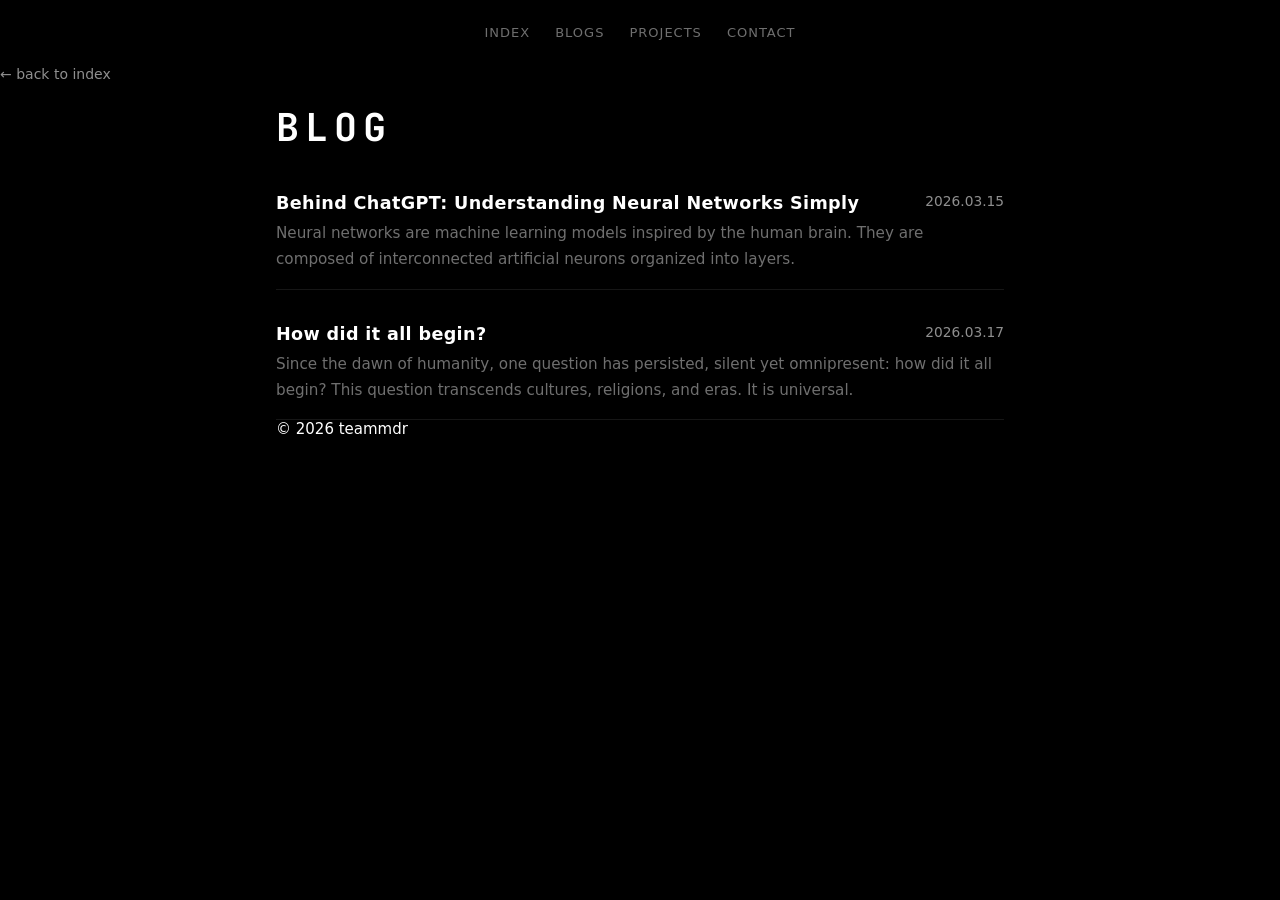
<file: pages/blog.html>
<!DOCTYPE html>
<html lang="en">
<head>

  <meta charset="UTF-8" />
  <meta name="viewport" content="width=device-width, initial-scale=1.0"/>

  <title>teammdr - blogs</title>
  <link rel="icon" type="image/png" href="../assets/icon.png" />

  <link rel="preconnect" href="https://fonts.googleapis.com">
  <link rel="preconnect" href="https://fonts.gstatic.com" crossorigin>

  <link href="https://fonts.googleapis.com/css2?family=JetBrains+Mono:wght@400;500;700&display=swap" rel="stylesheet">

  <link rel="stylesheet" href="blog.css">

  <script src="blogTheme.js" defer></script>

</head>
<body>
    <div class="glow"></div>

    <nav>

        <a href="../index.html">index</a>
        <a href="blog.html">blogs</a>
        <a href="projects.html">projects</a>
        <a href="contact.html">contact</a>
    </nav>

    <!-- BACK -->
   <a href="../index.html" class="back-link">← back to index</a>

    <div class="container">

    <h1>blog</h1>

    <div class="blog-list">
      <article class="blog-post">
        <div class="post-heading">
          <a class="post-link" href="blogs/neuronal-networks.html"><h2>Behind ChatGPT: Understanding Neural Networks Simply</h2></a>
          <span class="post-date">2026.03.15</span>
        </div>
        <p>Neural networks are machine learning models inspired by the human brain. They are composed of interconnected artificial neurons organized into layers.</p>
      </article>

      <article class="blog-post">
        <div class="post-heading">
          <a class="post-link" href="blogs/hdi-all-begin.html"><h2>How did it all begin?</h2></a>
          <span class="post-date">2026.03.17</span>
        </div>
        <p>Since the dawn of humanity, one question has persisted, silent yet omnipresent: how did it all begin? This question transcends cultures, religions, and eras. It is universal.</p>
      </article>
    </div>

    <footer>
            © 2026 teammdr
        </footer>
</body>
</html>
</file>
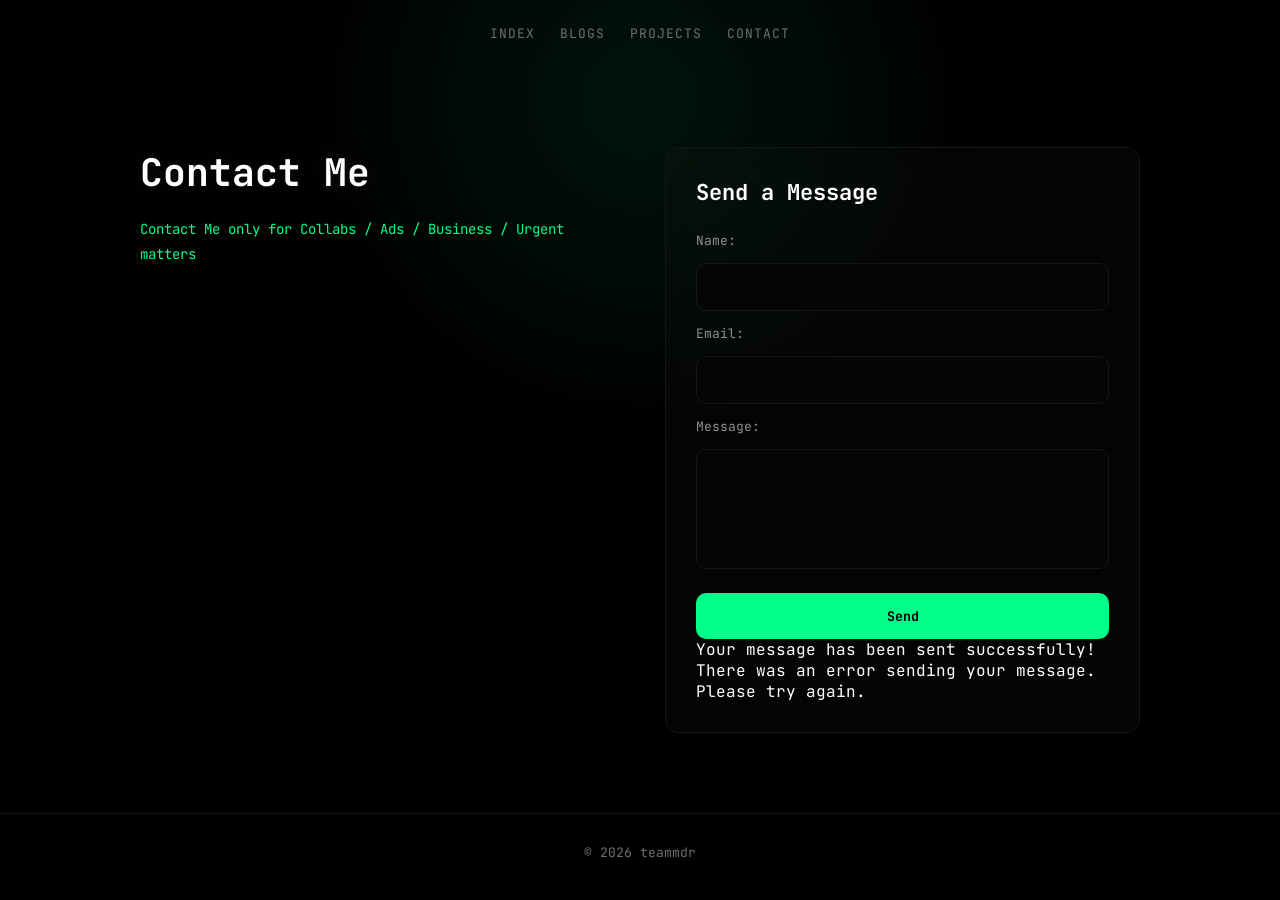
<file: pages/contact.html>
<!docktype HTML>
<html>
    <head>
        <meta charset="UTF-8">
        <meta name="viewport" content="width=device-width, initial-scale=1.0">
        <meta name="description" content="Contact me for any inquiries, collaborations, or just to say hello. I'm always open to connecting with like-minded individuals and exploring new opportunities.">
        <title>Silence - contact</title>
        <link rel="icon" type="image.png" href="../assets/icon.png">
        <link rel="preconnect" href="https://fonts.googleapis.com">
        <link rel="preconnect" href="https://fonts.gstatic.com" crossorigin>
        <link href="https://fonts.googleapis.com/css2?family=JetBrains+Mono:wght@400;500;700&display=swap" rel="stylesheet">
        <link rel="stylesheet" href="contact.css">
        <script src="contacttheme.js" defer></script>
    <body>
        <div class="glow"></div>

        <nav>

            <a href="../index.html">index</a>
            <a href="blog.html">blogs</a>
            <a href="projects.html">projects</a>
            <a href="contact.html">contact</a>
        </nav>

        <div class="container">
            <div class="contact-info">
                <h1>Contact Me</h1>
                <p>Contact Me only for Collabs / Ads / Business / Urgent matters</p>
            </div>

            <div class="contact-form">
                <div class="form-container">
                    <h2>Send a Message</h2>
                    <form action="https://api.web3forms.com/submit" method="POST">

                    <input type="hidden" name="access_key" value="4fe9dc8c-0391-4fbc-85e8-ad974f22616c">

                    <label for="name">Name:</label>
                    <input type="text" id="name" name="name" required>

                    <label for="email">Email:</label>
                    <input type="email" id="email" name="email" required>

                    <label for="message">Message:</label>
                    <textarea id="message" name="message" rows="5" required></textarea>

                    <button type="submit">Send</button>

                    </form>
                    <!-- Envoie des infos -->
                     <div class="form-responses">
                        <p class="success-message">Your message has been sent successfully!</p>
                        <p class="error-message">There was an error sending your message. Please try again.</p>
                    </div>
                </div>
            </div>
        </div>
            
            <footer>
                © 2026 teammdr
            </footer>
    </body>
    </head>
</file>
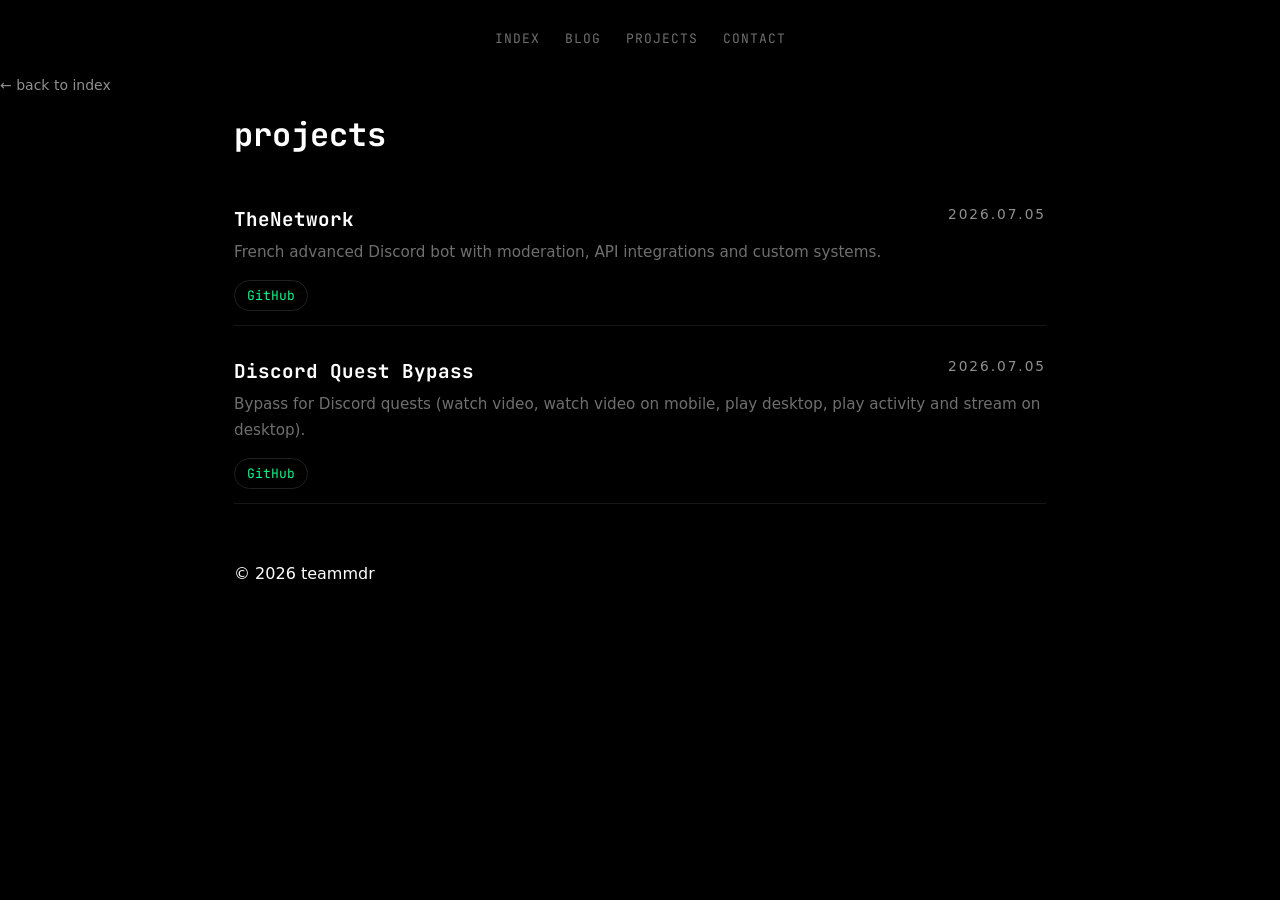
<file: pages/projects.html>
<!DOCKTYPE html>
<html lang="en">
    <meta charset="UTF-8">
    <meta name="viewport" content ="width=device-width, initial-scale=1.0">
    <title>teammdr - projetcts</title>

    <link rel="icon" type="image/png" href="../assets/icon.png">

      <link rel="preconnect" href="https://fonts.googleapis.com">
  <link rel="preconnect" href="https://fonts.gstatic.com" crossorigin>

  <link href="https://fonts.googleapis.com/css2?family=JetBrains+Mono:wght@400;500;700&display=swap" rel="stylesheet">

  <link rel="stylesheet" href="projects.css">

</head>
<script src="projetctsTheme.js" defer></script>
<body>
    <div class="glow"></div>

    <nav>

        <a href="../index.html">index</a>
        <a href="blog.html">blog</a>
        <a href="projects.html">projects</a>
        <a href="contact.html">contact</a>

  </nav>

  <!-- BACK -->
   <a href="../index.html" class="back-link">← back to index</a>

  <main class="container">

    <h1>projects</h1>

    <!-- PROJECTS -->
     <section class="projects">

      <div class="project">

          <div class="project-header">
              <a class="project-title" href="projects/TheNetwork.html"><h3>TheNetwork</h3></a>
              <div class="date">2026.07.05</div>
          </div>

          <div class="description">
              French advanced Discord bot with moderation, API integrations and custom systems.
          </div>

          <div class="links">
              <a href="https://github.com/teammdr1/TheNetwork" target="_blank">GitHub</a>
          </div>

      </div>

      <div class="project">

          <div class="project-header">
              <a class="project-title" href="projects/dqb.html"><h3>Discord Quest Bypass</h3></a>
              <div class="date">2026.07.05</div>
          </div>

          <div class="description">
              Bypass for Discord quests (watch video, watch video on mobile, play desktop, play activity and stream on desktop).
          </div>

          <div class="links">
              <a href="https://github.com/teammdr1/Discord-Quest-Bypass" target="_blank">GitHub</a>
          </div>

      </div>

    </section>

    <footer>
      © 2026 teammdr
    </footer>
  </main>
</body>
</html>
</file>
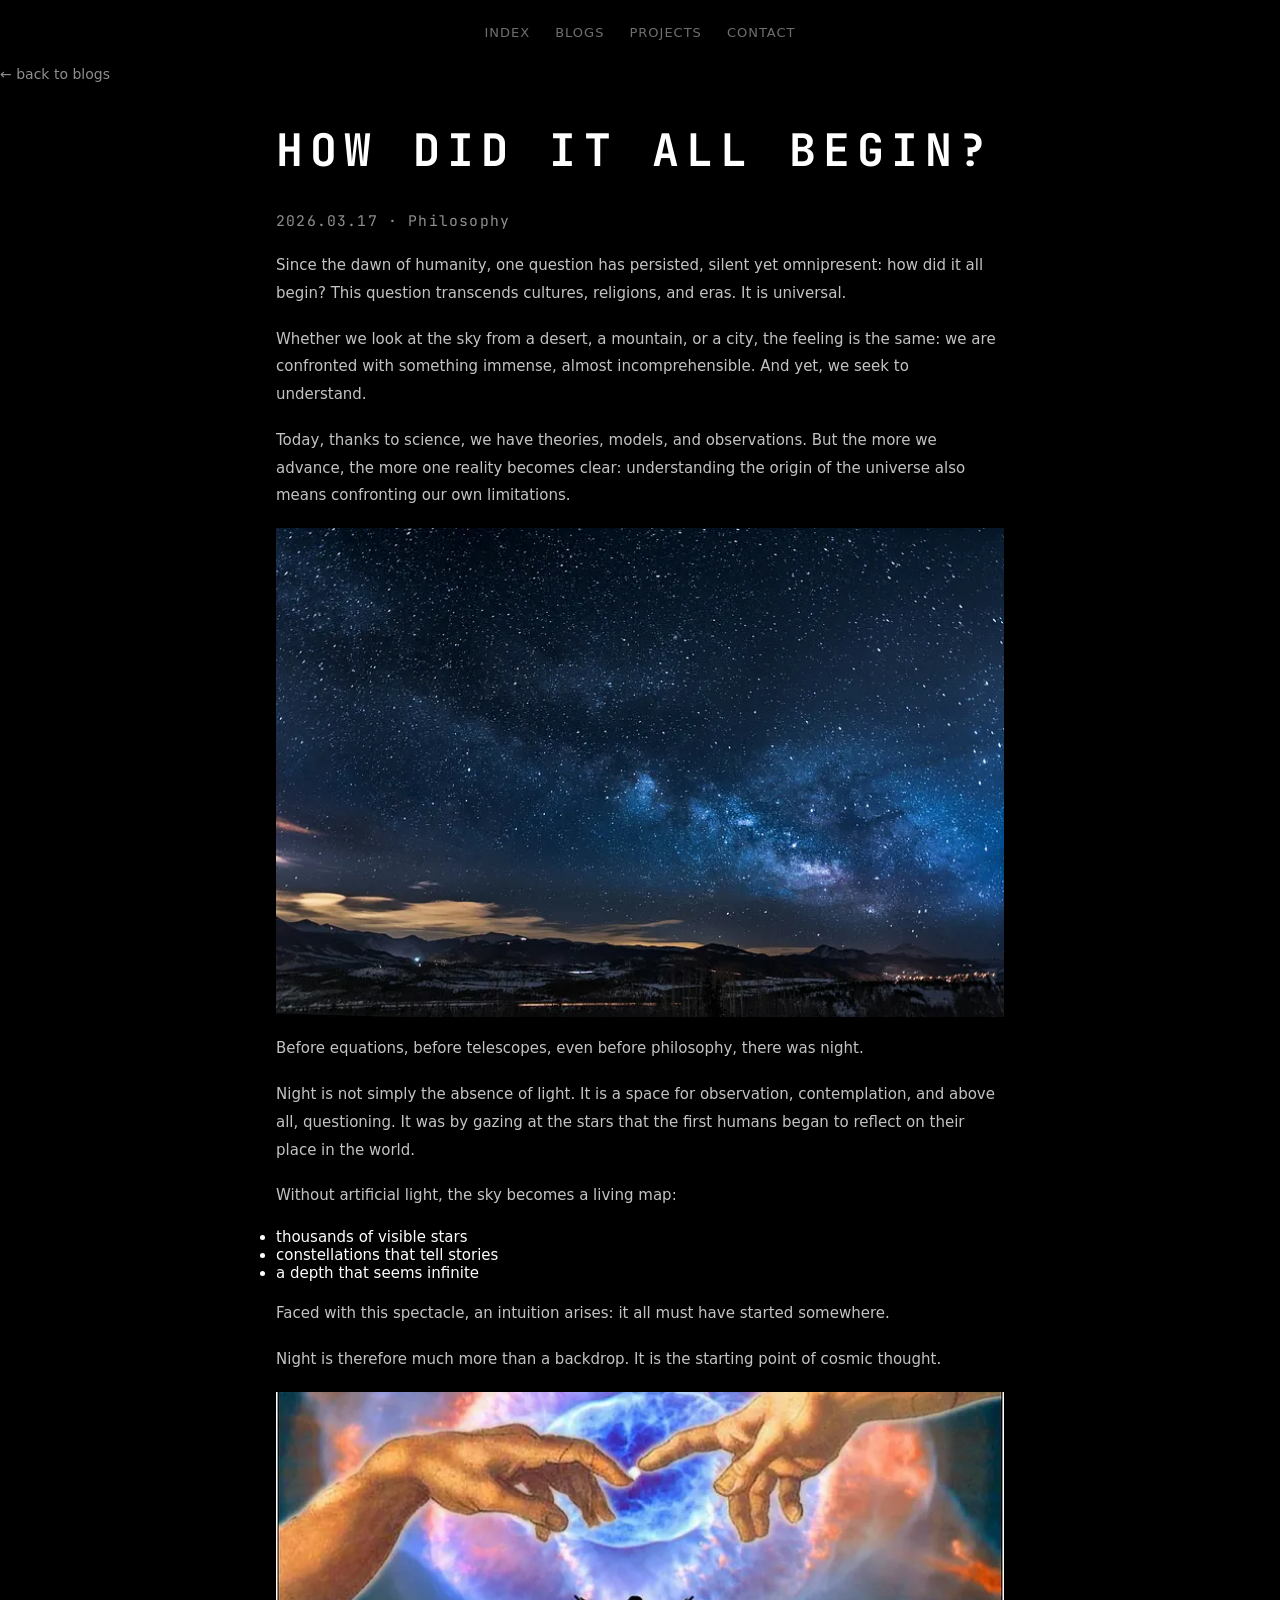
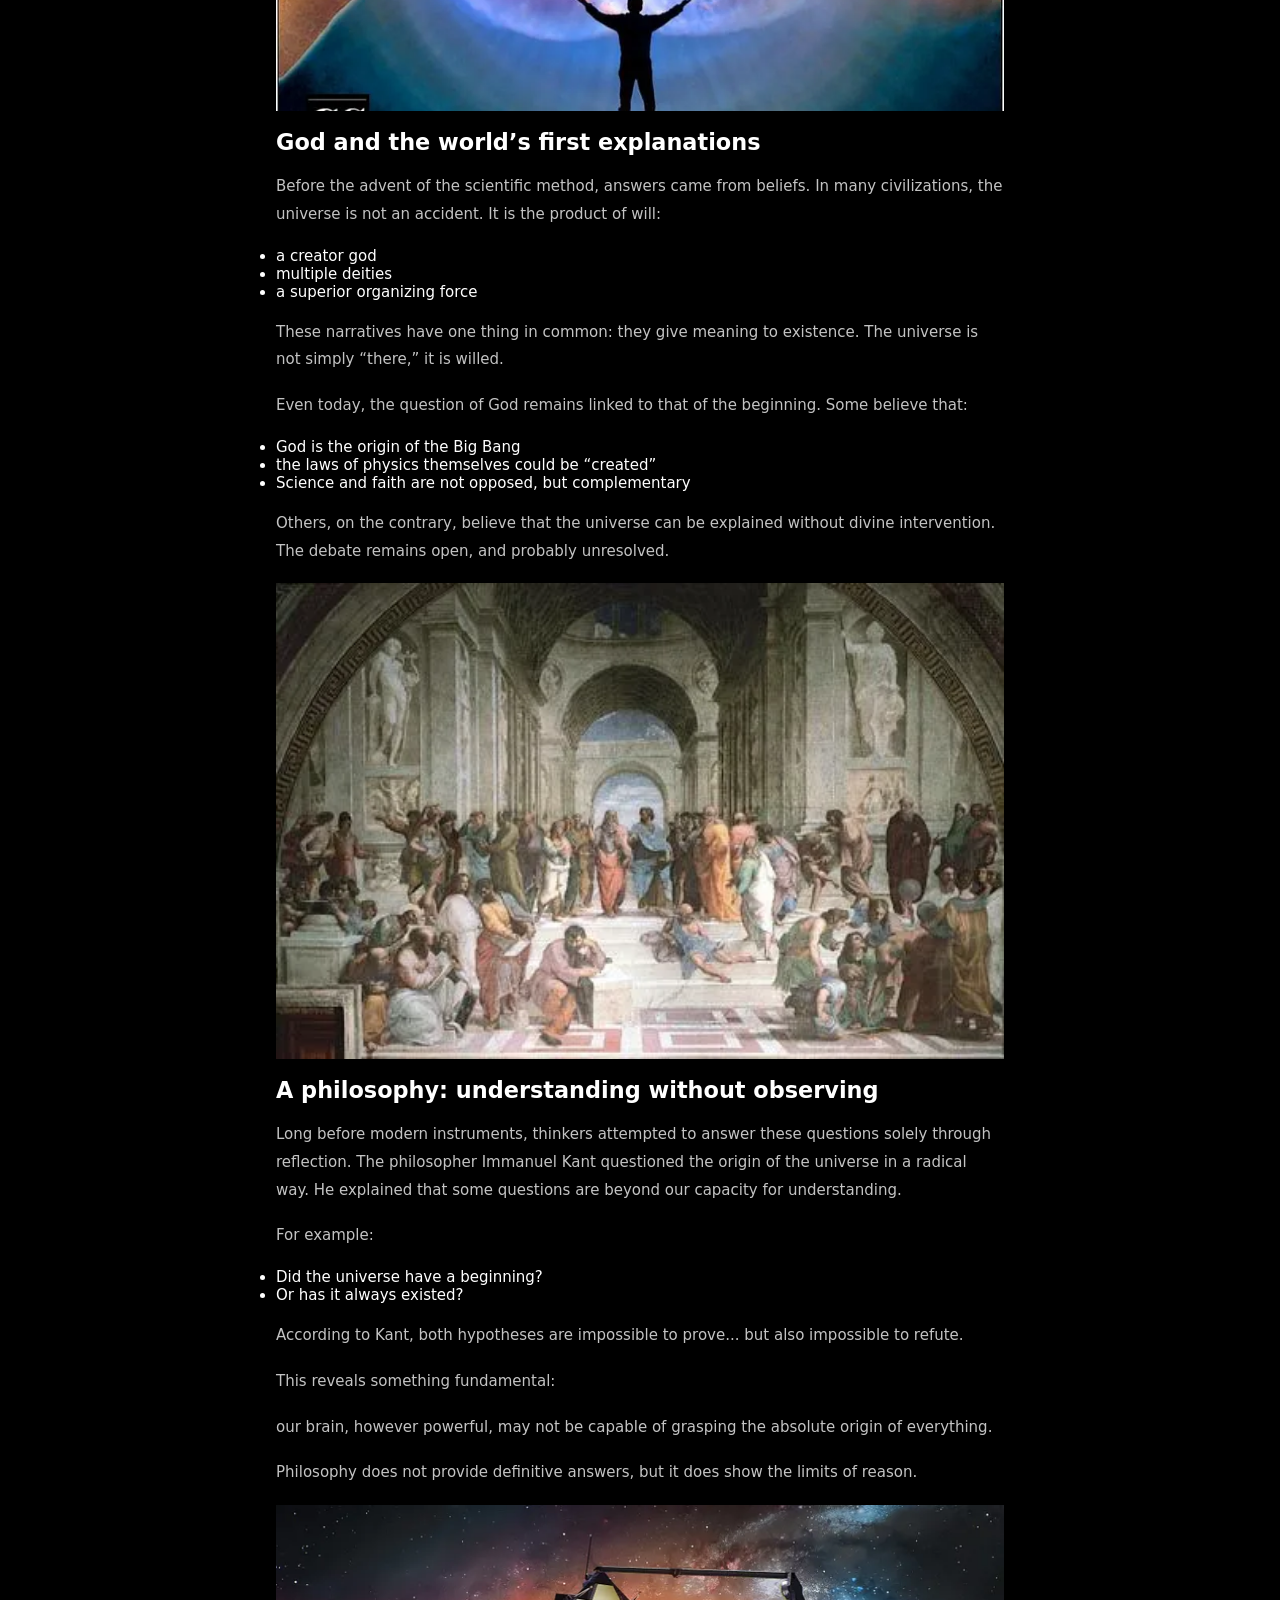
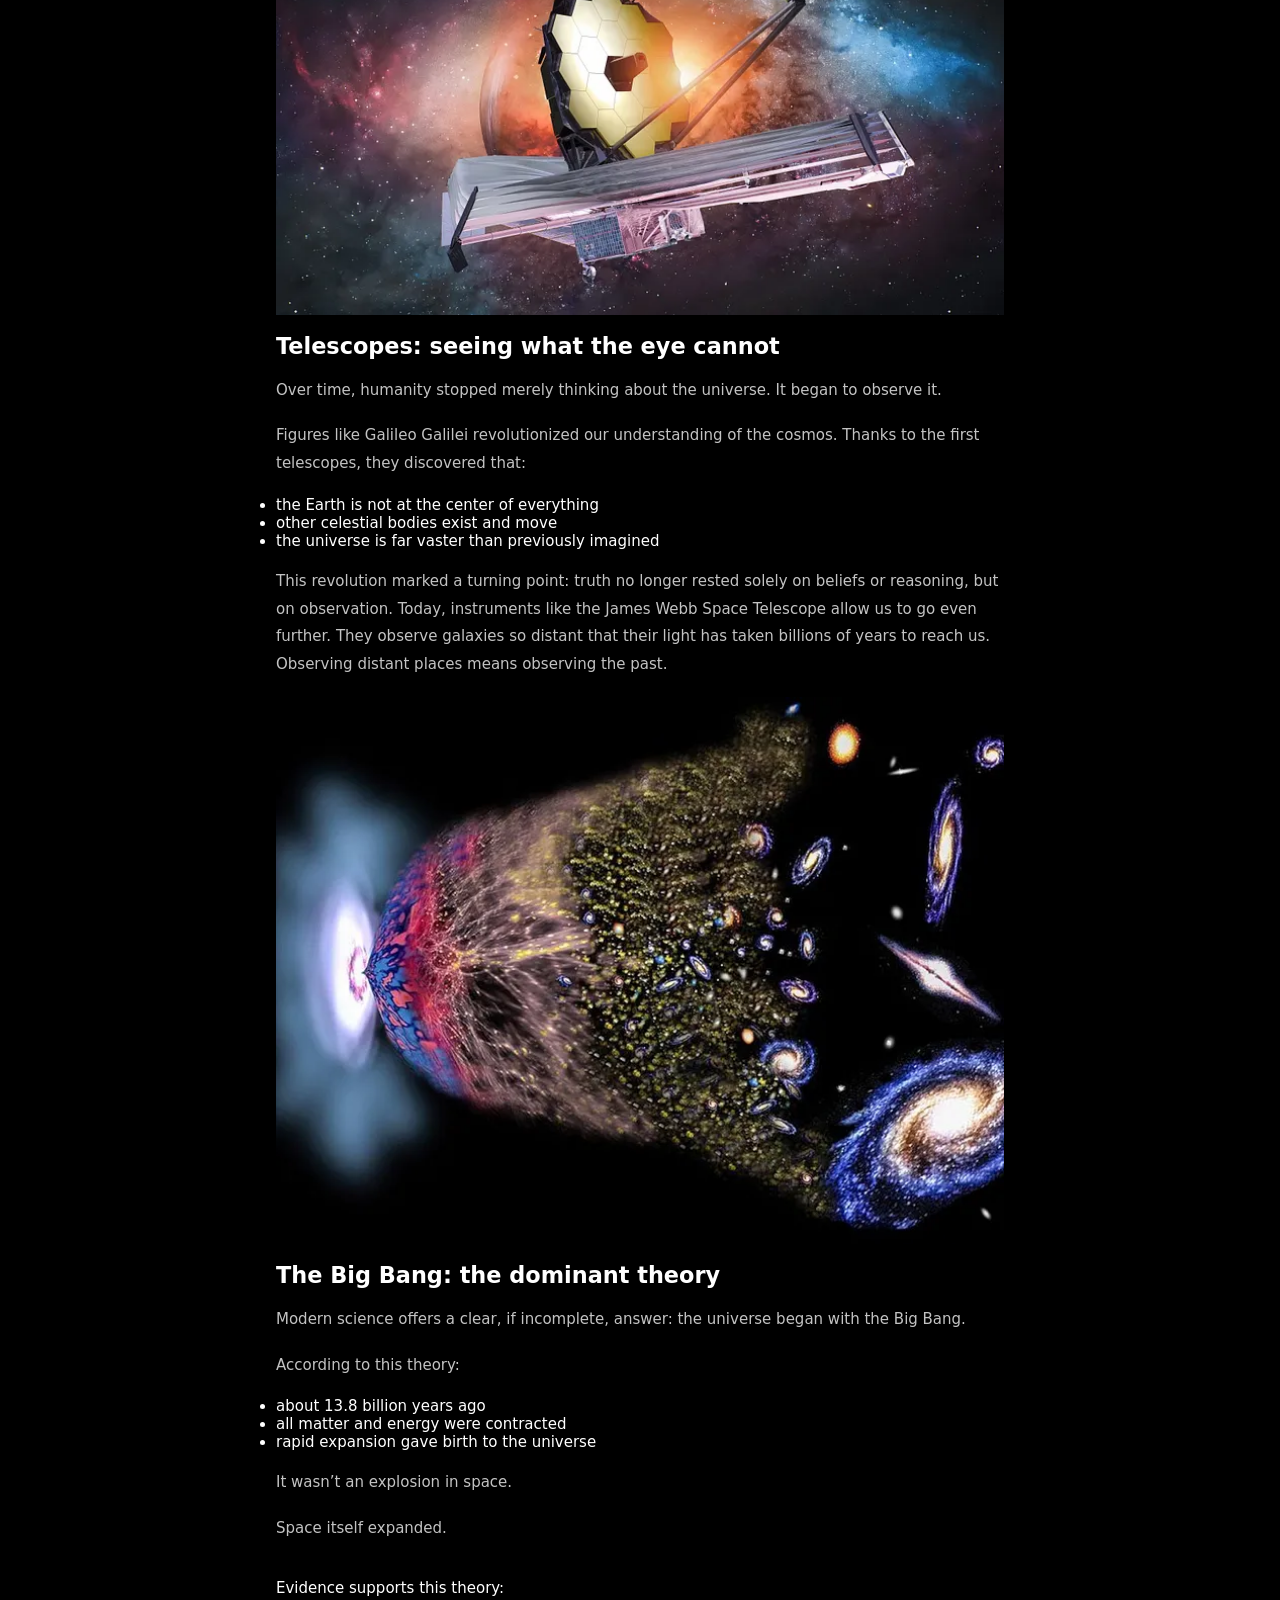
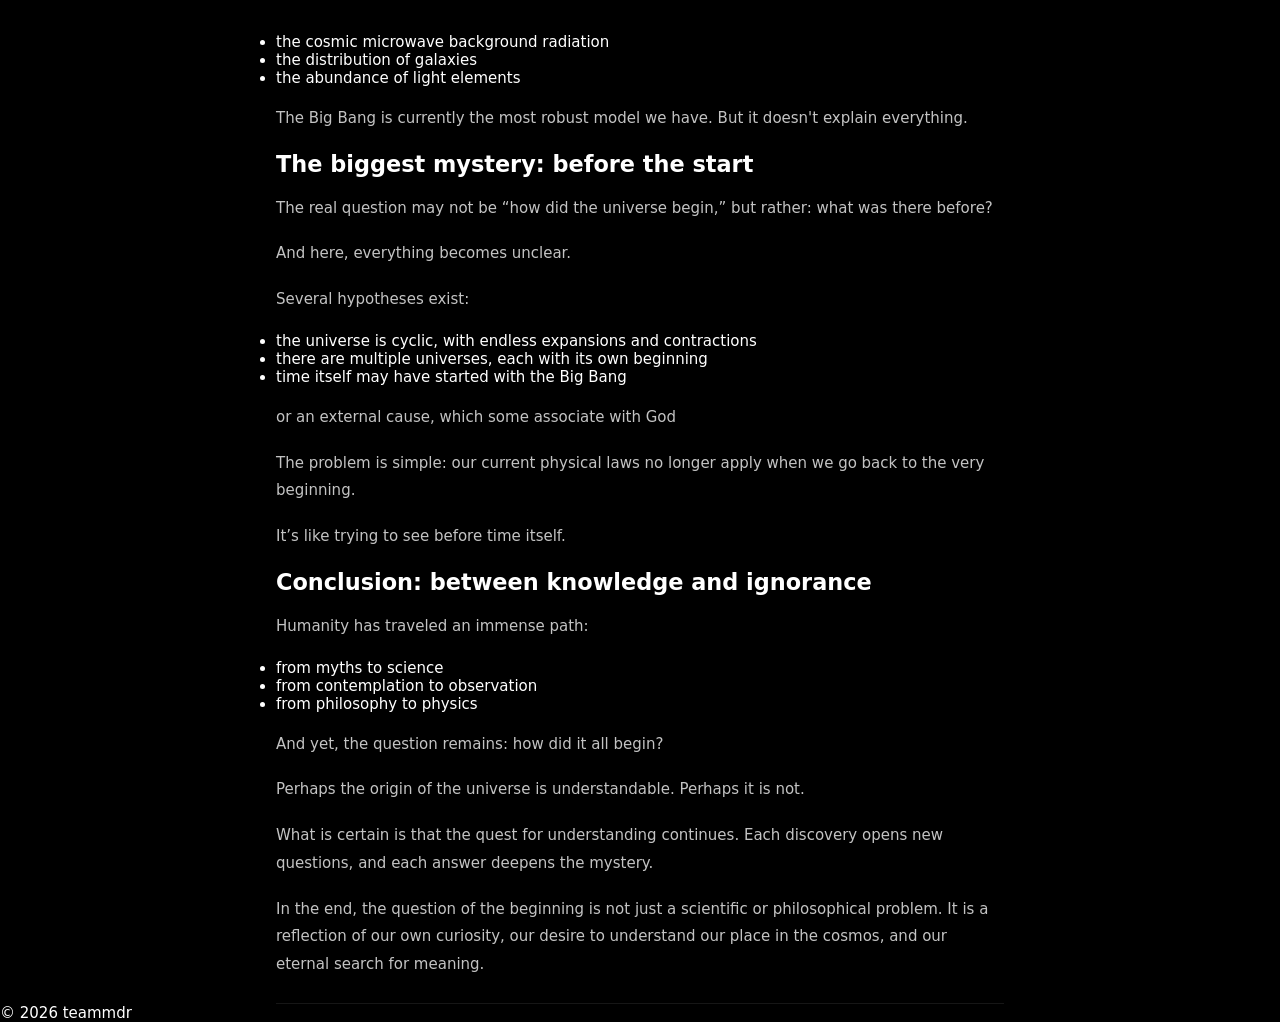
<file: pages/blogs/hdi-all-begin.html>
<!DOCTYPE html>
<html lang="en">
<head>
  <meta charset="UTF-8" />
  <meta name="viewport" content="width=device-width, initial-scale=1.0" />
  <title>How did it all begin?</title>
  <link rel="icon" type="image/png" href="../../assets/icon.png" />
  <link rel="preconnect" href="https://fonts.googleapis.com">
  <link rel="preconnect" href="https://fonts.gstatic.com" crossorigin>
  <link href="https://fonts.googleapis.com/css2?family=JetBrains+Mono:wght@400;500;700&display=swap" rel="stylesheet">
  <link rel="stylesheet" href="../blog.css">
  <script src="../blogTheme.js" defer></script>
</head>
<body>
  <div class="glow"></div>
  <nav>
    <a href="../../index.html">index</a>
    <a href="../blog.html">blogs</a>
    <a href="../projects.html">projects</a>
    <a href="../contact.html">contact</a>
  </nav>
  <a href="../blog.html" class="back-link">← back to blogs</a>
  <div class="container">
    <article class="post-page">
      <h1>How did it all begin?</h1>
      <div class="post-meta">2026.03.17 · Philosophy</div>
      <div class="post-content">
        <p>Since the dawn of humanity, one question has persisted, silent yet omnipresent: how did it all begin?
This question transcends cultures, religions, and eras. It is universal.</p>
        <p>Whether we look at the sky from a desert, a mountain, or a city, the feeling is the same: we are confronted with something immense, almost incomprehensible. And yet, we seek to understand.</p>
        <p>Today, thanks to science, we have theories, models, and observations. But the more we advance, the more one reality becomes clear: understanding the origin of the universe also means confronting our own limitations.</p>
        <img src="../../assets/NightSky.webp" alt="The Night Sky" class="post-image">
        <p>Before equations, before telescopes, even before philosophy, there was night.</p>
        <p>Night is not simply the absence of light. It is a space for observation, contemplation, and above all, questioning. It was by gazing at the stars that the first humans began to reflect on their place in the world.</p>
        <p>Without artificial light, the sky becomes a living map:</p>
        <ul>
          <li>thousands of visible stars</li>
          <li>constellations that tell stories</li>
          <li>a depth that seems infinite</li>
        </ul>
        <p>Faced with this spectacle, an intuition arises: it all must have started somewhere.</p>
        <p>Night is therefore much more than a backdrop. It is the starting point of cosmic thought.</p>
        <img src="../../assets/God.webp" class="post-image">
        <h2>God and the world’s first explanations</h2>
        <p>Before the advent of the scientific method, answers came from beliefs. In many civilizations, the universe is not an accident. It is the product of will:</p>
        <ul>
          <li>a creator god</li>
          <li>multiple deities</li>
          <li>a superior organizing force</li>
        </ul>
        <p>These narratives have one thing in common: they give meaning to existence. The universe is not simply “there,” it is willed.</p>
        <p>Even today, the question of God remains linked to that of the beginning. Some believe that:</p>
        <ul>
          <li>God is the origin of the Big Bang</li>
          <li>the laws of physics themselves could be “created”</li>
          <li>Science and faith are not opposed, but complementary</li>
        </ul>
        <p>Others, on the contrary, believe that the universe can be explained without divine intervention. The debate remains open, and probably unresolved.</p>
        <img src="../../assets/Philosophy.webp" alt="The School of Athens" class="post-image">
        <h2>A philosophy: understanding without observing</h2>
        <p>Long before modern instruments, thinkers attempted to answer these questions solely through reflection. The philosopher Immanuel Kant questioned the origin of the universe in a radical way. He explained that some questions are beyond our capacity for understanding.</p>
        <p>For example:</p>
        <ul>
          <li>Did the universe have a beginning?</li>
          <li>Or has it always existed?</li>
        </ul>
        <p>According to Kant, both hypotheses are impossible to prove... but also impossible to refute.</p>
        <p>This reveals something fundamental:</p>
        <p>our brain, however powerful, may not be capable of grasping the absolute origin of everything.</p>
        <p>Philosophy does not provide definitive answers, but it does show the limits of reason.</p>
        <img src="../../assets/JamesWebb.webp" alt="James Webb Space Telescope" class="post-image">
        <h2>Telescopes: seeing what the eye cannot</h2>
        <p>Over time, humanity stopped merely thinking about the universe. It began to observe it.</p>
        <p>Figures like Galileo Galilei revolutionized our understanding of the cosmos. Thanks to the first telescopes, they discovered that:</p>
        <ul>
          <li>the Earth is not at the center of everything</li>
          <li>other celestial bodies exist and move</li>
          <li>the universe is far vaster than previously imagined</li>
        </ul>
        <p>This revolution marked a turning point: truth no longer rested solely on beliefs or reasoning, but on observation. Today, instruments like the James Webb Space Telescope allow us to go even further. They observe galaxies so distant that their light has taken billions of years to reach us. Observing distant places means observing the past.</p>
        <img src="../../assets/BigBang.webp" alt="The Big Bang" class="post-image">
        <h2>The Big Bang: the dominant theory</h2>
        <p>Modern science offers a clear, if incomplete, answer: the universe began with the Big Bang.</p>
        <p>According to this theory:</p>
        <ul>
          <li>about 13.8 billion years ago</li>
          <li>all matter and energy were contracted</li>
          <li>rapid expansion gave birth to the universe</li>
        </ul>
        <p>It wasn’t an explosion in space.
        <p>Space itself expanded.</p>
        <p></p>Evidence supports this theory:</p>
        <ul>
          <li>the cosmic microwave background radiation</li>
          <li>the distribution of galaxies</li>
          <li>the abundance of light elements</li>
        </ul>
        <p>The Big Bang is currently the most robust model we have. But it doesn't explain everything.</p>
        <h2>The biggest mystery: before the start</h2>
        <p>The real question may not be “how did the universe begin,” but rather: what was there before?</p>
        <p>And here, everything becomes unclear.</p>
        <p>Several hypotheses exist:</p>
        <ul>
          <li>the universe is cyclic, with endless expansions and contractions</li>
          <li>there are multiple universes, each with its own beginning</li>
          <li>time itself may have started with the Big Bang</li>
        </ul>
        <p>or an external cause, which some associate with God</p>
        <p>The problem is simple:
our current physical laws no longer apply when we go back to the very beginning.</p>
        <p>It’s like trying to see before time itself.</p>
        <h2>Conclusion: between knowledge and ignorance</h2>
        <p>Humanity has traveled an immense path:</p>
        <ul>
          <li>from myths to science</li>
          <li>from contemplation to observation</li>
          <li>from philosophy to physics</li>
        </ul>
        <p>And yet, the question remains: how did it all begin?</p>
        <p>Perhaps the origin of the universe is understandable.
Perhaps it is not.</p>
        <p>What is certain is that the quest for understanding continues. Each discovery opens new questions, and each answer deepens the mystery.</p>
        <p>In the end, the question of the beginning is not just a scientific or philosophical problem. It is a reflection of our own curiosity, our desire to understand our place in the cosmos, and our eternal search for meaning.</p>
      </div>
    </article>
  </div>
  <footer>
    © 2026 teammdr
  </footer>
</body>
</html>
</file>
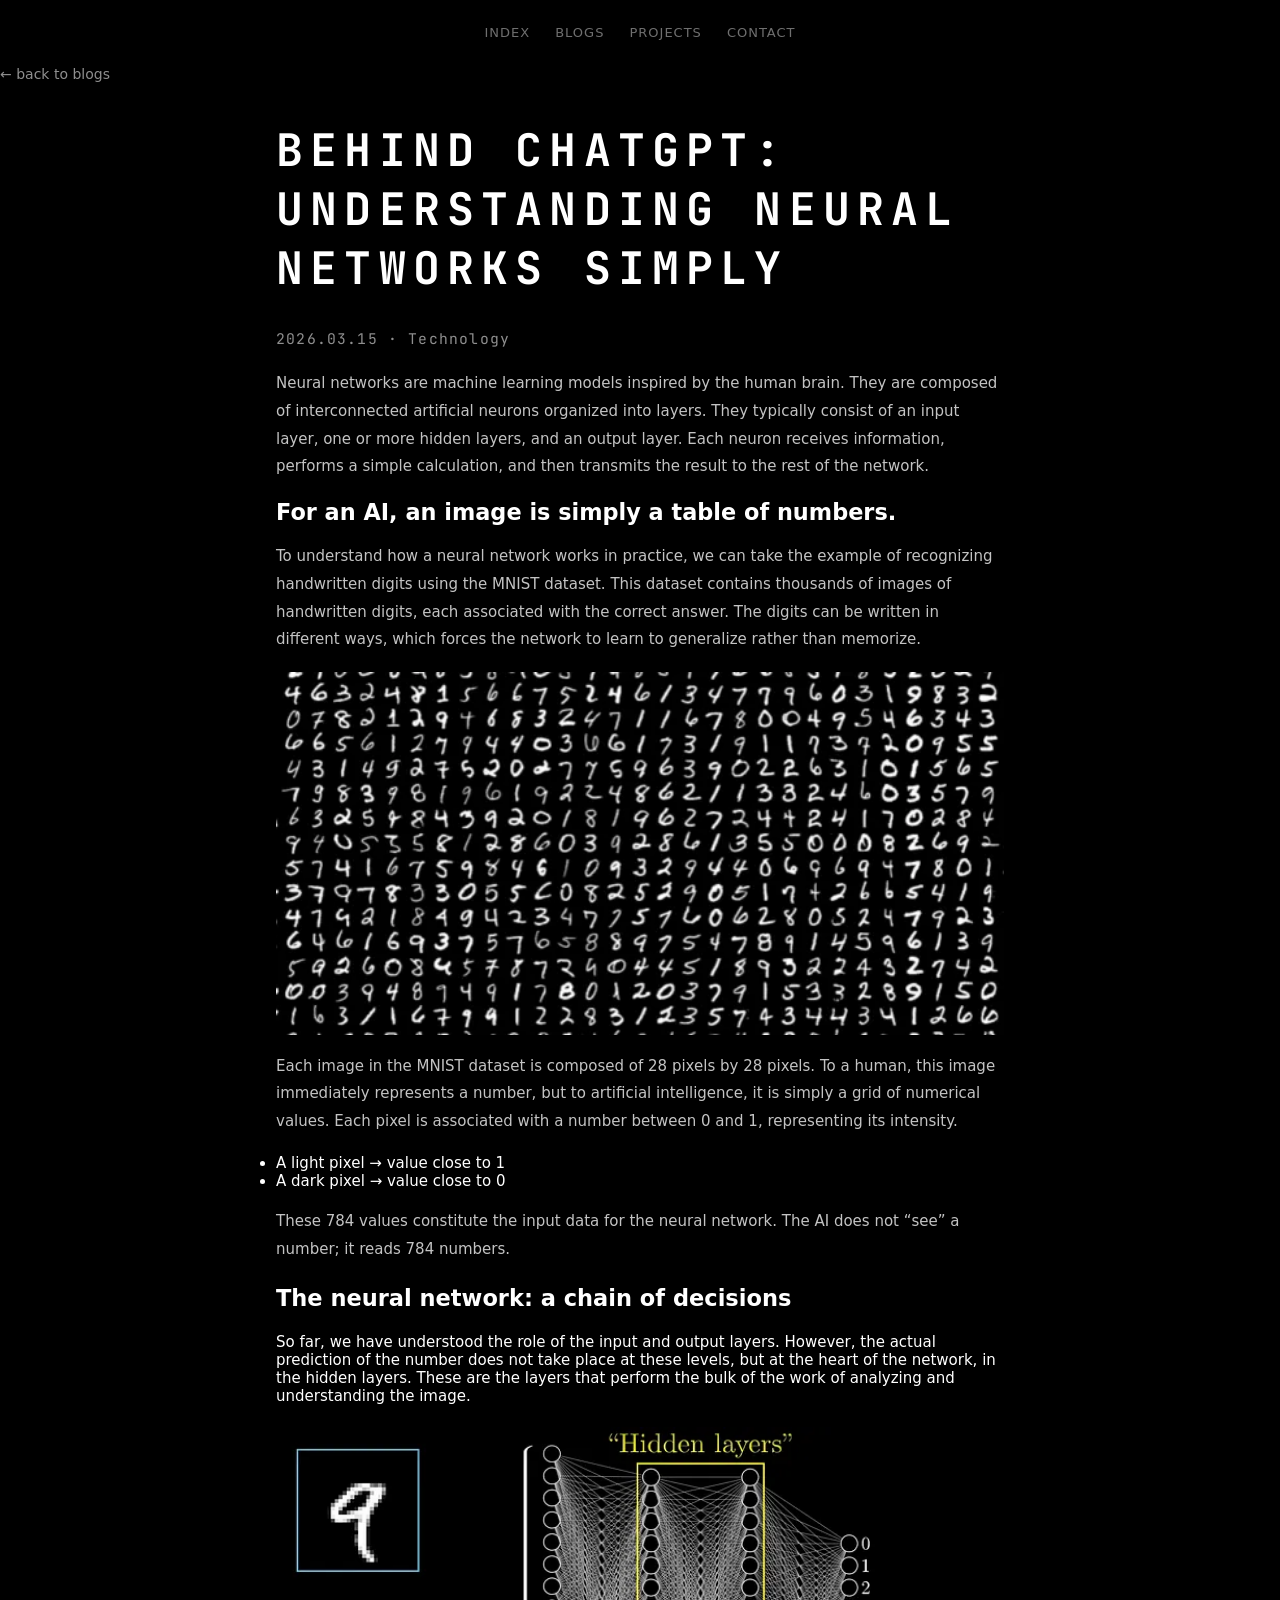
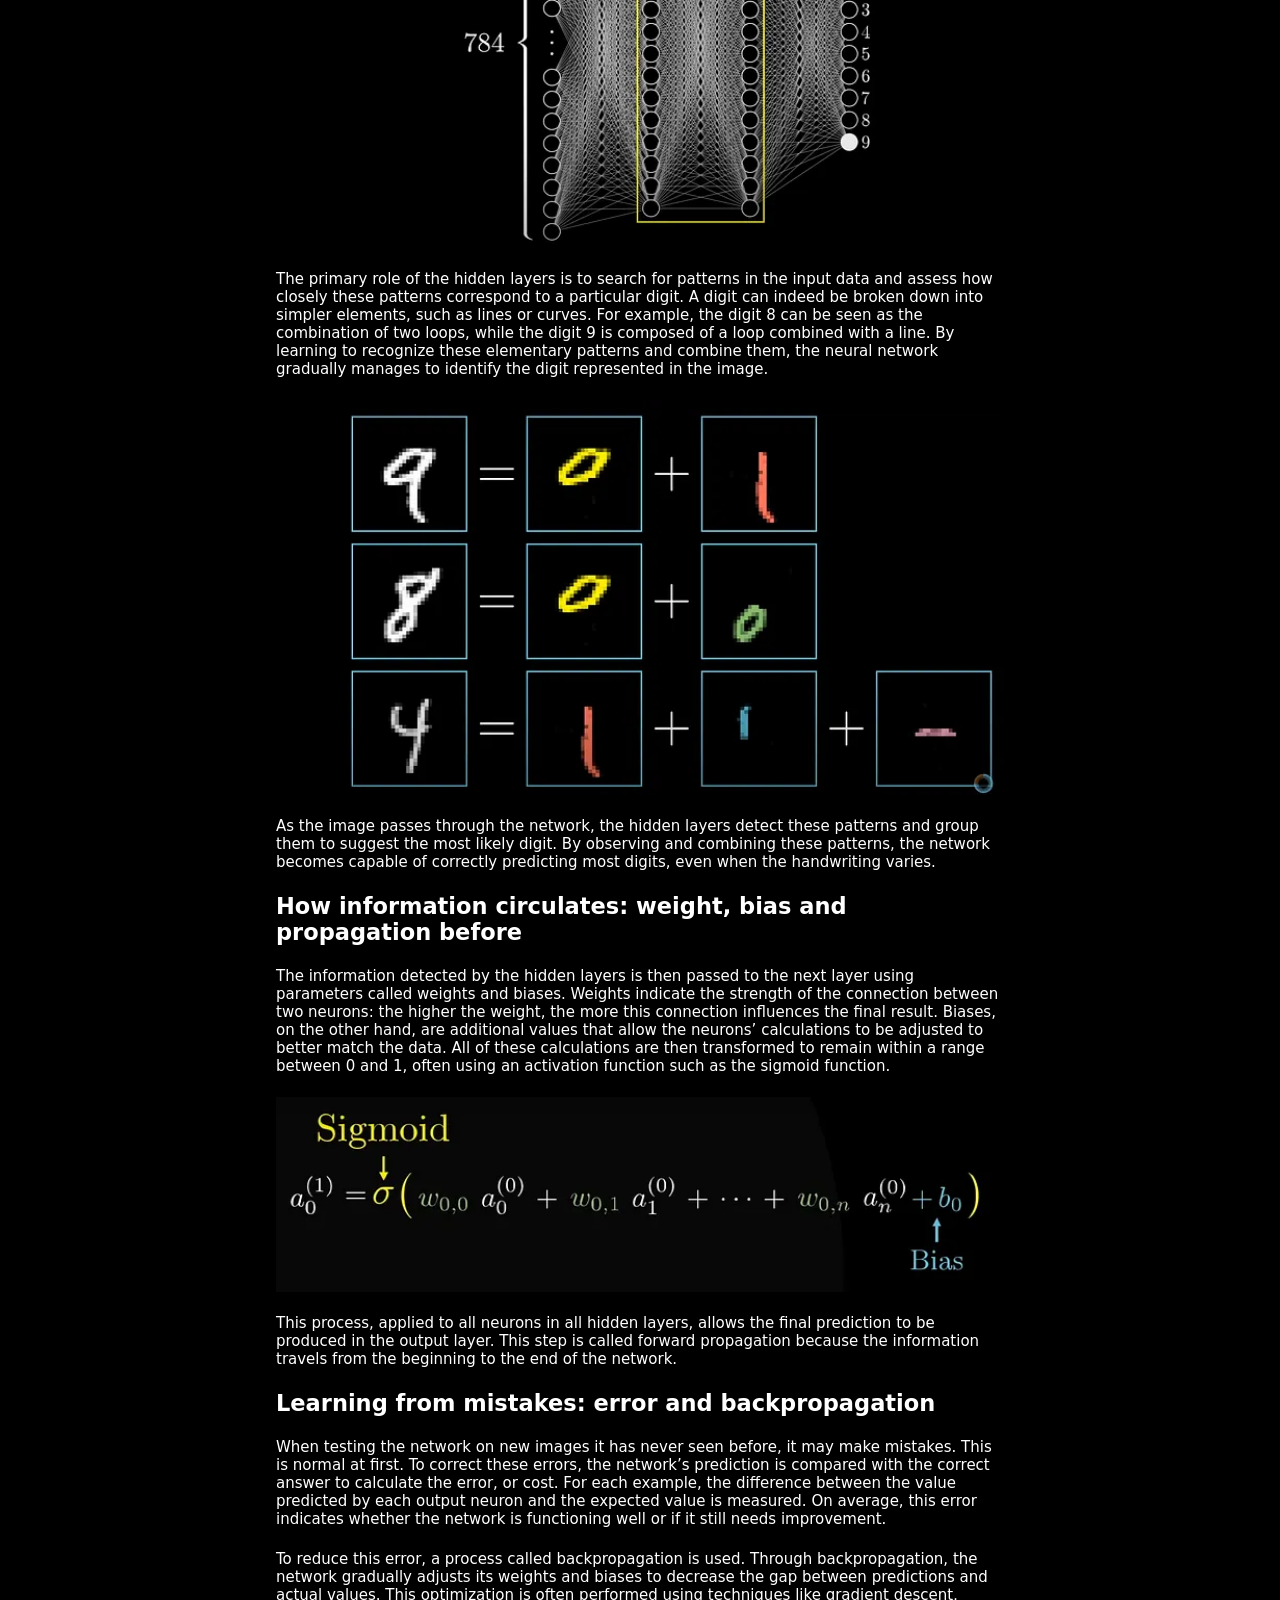
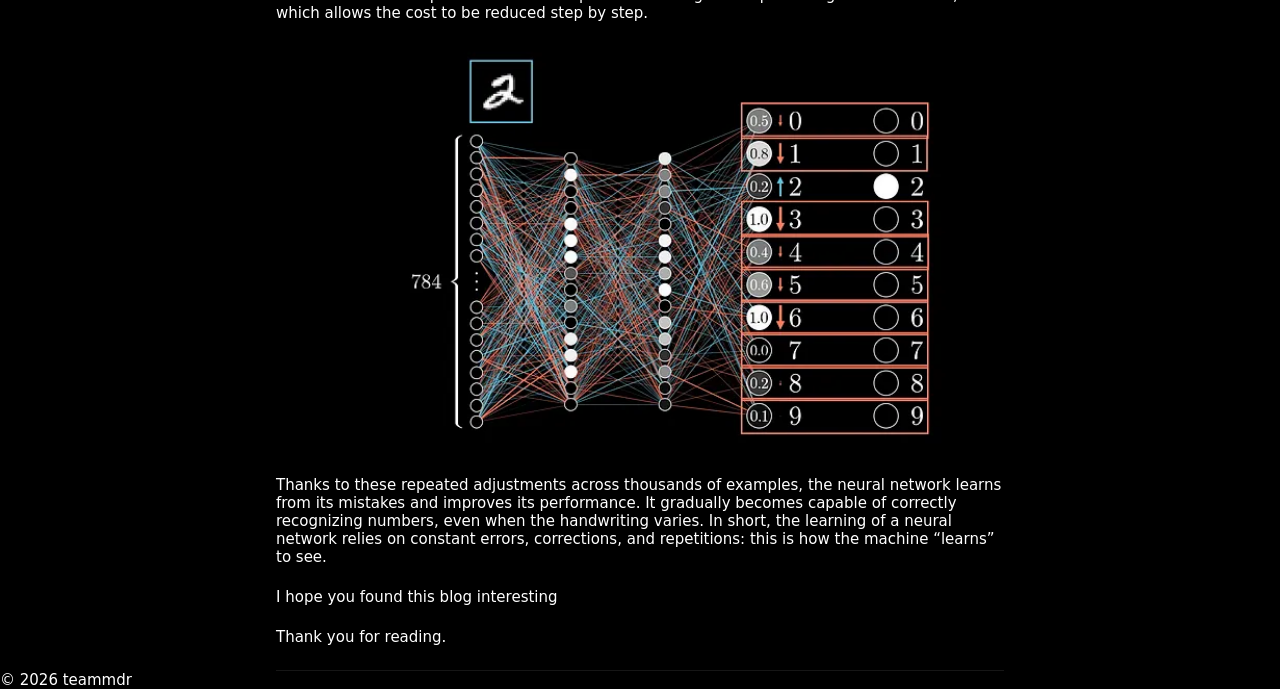
<file: pages/blogs/neuronal-networks.html>
<!DOCTYPE html>
<html lang="en">
<head>
  <meta charset="UTF-8" />
  <meta name="viewport" content="width=device-width, initial-scale=1.0" />
  <title>Behind ChatGPT: Understanding Neural Networks Simply</title>
  <link rel="icon" type="image/png" href="../../assets/icon.png" />
  <link rel="preconnect" href="https://fonts.googleapis.com">
  <link rel="preconnect" href="https://fonts.gstatic.com" crossorigin>
  <link href="https://fonts.googleapis.com/css2?family=JetBrains+Mono:wght@400;500;700&display=swap" rel="stylesheet">
  <link rel="stylesheet" href="../blog.css">
  <script src="../blogTheme.js" defer></script>
</head>
<body>
  <div class="glow"></div>
  <nav>
    <a href="../../index.html">index</a>
    <a href="../blog.html">blogs</a>
    <a href="../projects.html">projects</a>
    <a href="../contact.html">contact</a>
  </nav>
  <a href="../blog.html" class="back-link">← back to blogs</a>
  <div class="container">
    <article class="post-page">
      <h1>Behind ChatGPT: Understanding Neural Networks Simply</h1>
      <div class="post-meta">2026.03.15 · Technology</div>
      <div class="post-content">
        <p>Neural networks are machine learning models inspired by the human brain. They are composed of interconnected artificial neurons organized into layers. They typically consist of an input layer, one or more hidden layers, and an output layer. Each neuron receives information, performs a simple calculation, and then transmits the result to the rest of the network.</p>
        <h2>For an AI, an image is simply a table of numbers.</h2>
        <p>To understand how a neural network works in practice, we can take the example of recognizing handwritten digits using the MNIST dataset. This dataset contains thousands of images of handwritten digits, each associated with the correct answer. The digits can be written in different ways, which forces the network to learn to generalize rather than memorize.</p>
        <img src="../../assets/handwritten.webp" alt="different handwritten digits" class="post-image">
        <p>Each image in the MNIST dataset is composed of 28 pixels by 28 pixels. To a human, this image immediately represents a number, but to artificial intelligence, it is simply a grid of numerical values. Each pixel is associated with a number between 0 and 1, representing its intensity.</p>
        <ul>
          <li>A light pixel → value close to 1</li>
          <li>A dark pixel → value close to 0</li>
        </ul>
        <p>These 784 values ​​constitute the input data for the neural network. The AI ​​does not “see” a number; it reads 784 numbers.</p>
      </div>
      <h2>The neural network: a chain of decisions</h2>
      <p>So far, we have understood the role of the input and output layers. However, the actual prediction of the number does not take place at these levels, but at the heart of the network, in the hidden layers. These are the layers that perform the bulk of the work of analyzing and understanding the image.</p>
      <img src="../../assets/structure.webp" alt="neural network structure" class="post-image">
      <p>The primary role of the hidden layers is to search for patterns in the input data and assess how closely these patterns correspond to a particular digit. A digit can indeed be broken down into simpler elements, such as lines or curves. For example, the digit 8 can be seen as the combination of two loops, while the digit 9 is composed of a loop combined with a line. By learning to recognize these elementary patterns and combine them, the neural network gradually manages to identify the digit represented in the image.</p>
      <img src="../../assets/patterns.webp" alt="patterns in numbers" class="post-image">
      <p>As the image passes through the network, the hidden layers detect these patterns and group them to suggest the most likely digit. By observing and combining these patterns, the network becomes capable of correctly predicting most digits, even when the handwriting varies.</p>
      <h2>How information circulates: weight, bias and propagation before</h2>
      <p>The information detected by the hidden layers is then passed to the next layer using parameters called weights and biases. Weights indicate the strength of the connection between two neurons: the higher the weight, the more this connection influences the final result. Biases, on the other hand, are additional values ​​that allow the neurons’ calculations to be adjusted to better match the data. All of these calculations are then transformed to remain within a range between 0 and 1, often using an activation function such as the sigmoid function.</p>
      <img src="../../assets/weight.webp" alt="weights and biases" class="post-image">
      <p>This process, applied to all neurons in all hidden layers, allows the final prediction to be produced in the output layer. This step is called forward propagation because the information travels from the beginning to the end of the network.</p>
      <h2>Learning from mistakes: error and backpropagation</h2>
      <p>When testing the network on new images it has never seen before, it may make mistakes. This is normal at first. To correct these errors, the network’s prediction is compared with the correct answer to calculate the error, or cost. For each example, the difference between the value predicted by each output neuron and the expected value is measured. On average, this error indicates whether the network is functioning well or if it still needs improvement.</p>
      <p>To reduce this error, a process called backpropagation is used. Through backpropagation, the network gradually adjusts its weights and biases to decrease the gap between predictions and actual values. This optimization is often performed using techniques like gradient descent, which allows the cost to be reduced step by step.</p>
      <img src="../../assets/backpropagation.webp" alt="backpropagation" class="post-image">
      <p>Thanks to these repeated adjustments across thousands of examples, the neural network learns from its mistakes and improves its performance. It gradually becomes capable of correctly recognizing numbers, even when the handwriting varies. In short, the learning of a neural network relies on constant errors, corrections, and repetitions: this is how the machine “learns” to see.</p>
      <p>I hope you found this blog interesting</p>
      <p>Thank you for reading.</p>
      </div>
    </article>
  </div>
  <footer>
    © 2026 teammdr
  </footer>
</body>
</html>
</file>
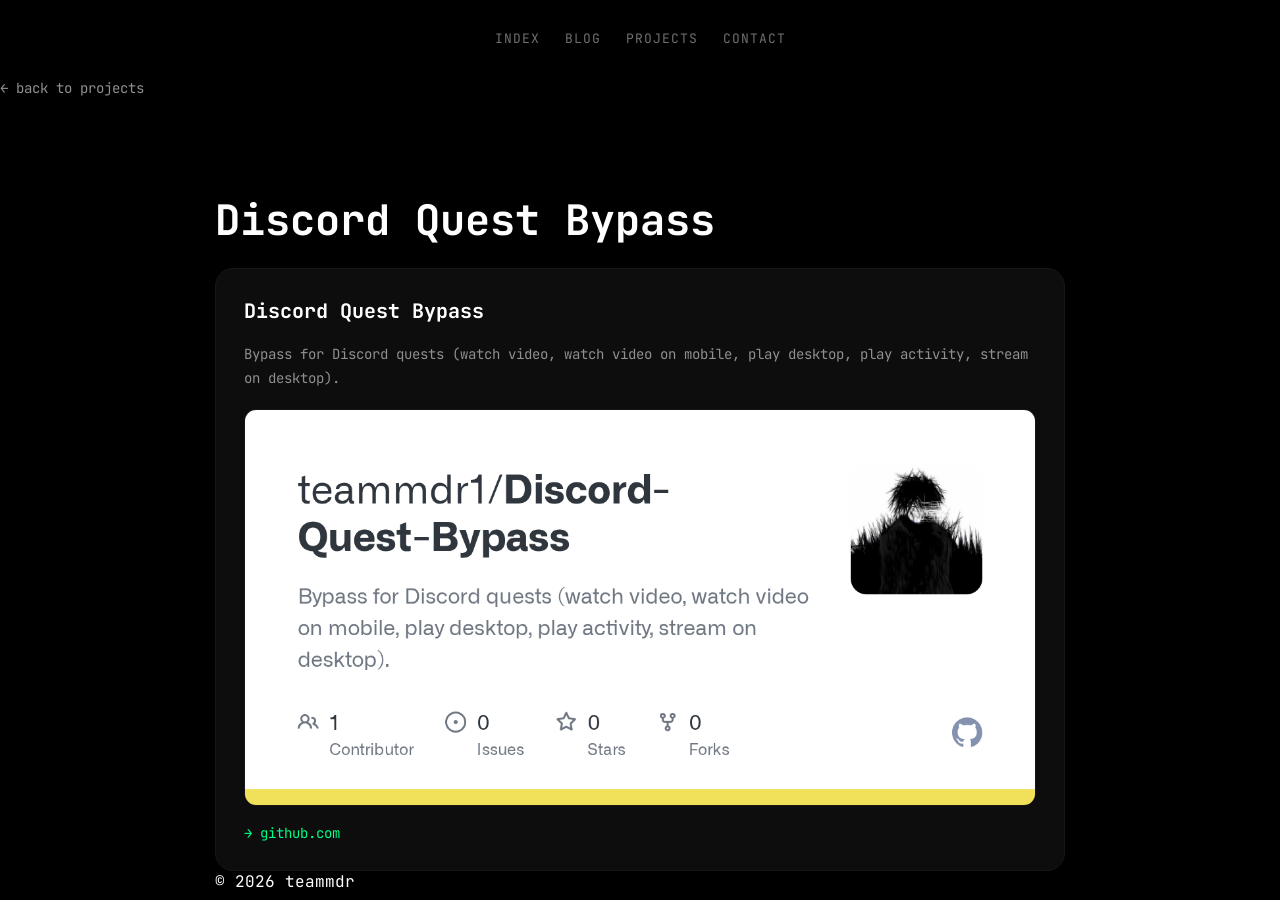
<file: pages/projects/dqb.html>
<!DOCTYPE html>
<html lang="en">
<head>

  <meta charset="UTF-8" />
  <meta name="viewport" content="width=device-width, initial-scale=1.0"/>

  <title>Discord Quest Bypass</title>
  <link rel="icon" type="image/png" href="../../assets/icon.png" />

  <link rel="preconnect" href="https://fonts.googleapis.com">
  <link rel="preconnect" href="https://fonts.gstatic.com" crossorigin>

  <link href="https://fonts.googleapis.com/css2?family=JetBrains+Mono:wght@400;500;700&display=swap" rel="stylesheet">

  <link rel="stylesheet" href="proj-style.css">

</head>
<script src="theme.js"></script>
<body>

  <div class="glow"></div>

  <nav>

    <a href="../../index.html">index</a>
    <a href="../blog.html">blog</a>
    <a href="../projects.html">projects</a>
    <a href="../contact.html">contact</a>

  </nav>

  <!-- BACK -->
   <a href="../projects.html" class="back-link">← back to projects</a>

  <main class="container">

    <!-- HERO -->

    <section class="hero">

      <h1>Discord Quest Bypass</h1>

      <!-- POST -->
       <section>
        <div class="post-container">
            <div class="post-card">
                <h2>Discord Quest Bypass</h2>
                <p>Bypass for Discord quests (watch video, watch video on mobile, play desktop, play activity, stream on desktop).</p>
                <img src="../../assets/Discord-Quest-Bypass.png" alt="Discord Quest Bypass Github Repo" class="post-image">
                <a href="https://github.com/teammdr1/Discord-Quest-Bypass" target="_blank">→ github.com</a>
            </div>
        </div>
       </section>
       <footer>
            © 2026 teammdr
       </footer>
</section>
</main>
</body>
</html>
</file>
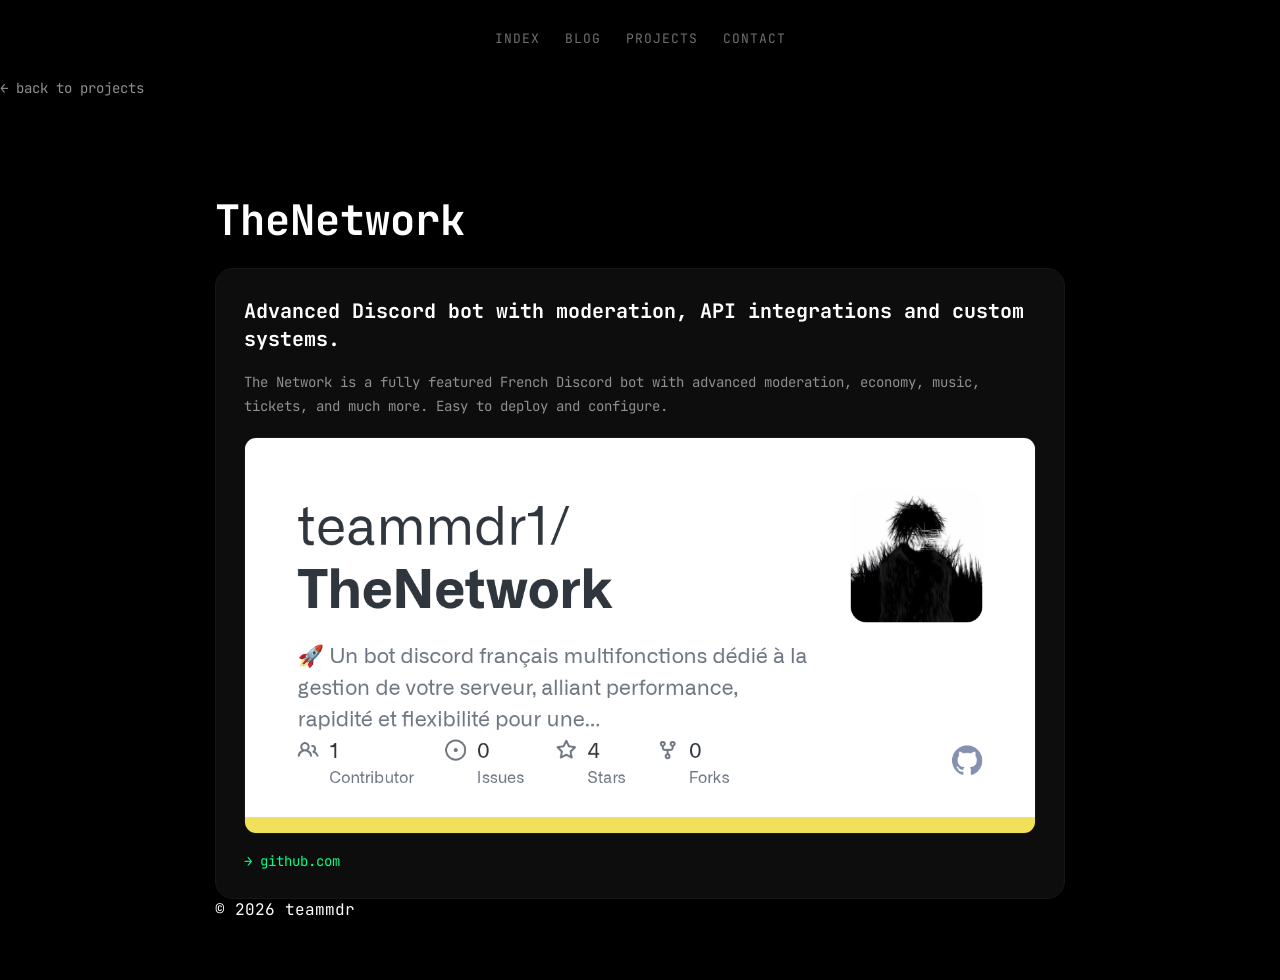
<file: pages/projects/TheNetwork.html>
<!DOCTYPE html>
<html lang="en">
<head>

  <meta charset="UTF-8" />
  <meta name="viewport" content="width=device-width, initial-scale=1.0"/>

  <title>TheNetwork</title>
  <link rel="icon" type="image/png" href="../../assets/icon.png" />

  <link rel="preconnect" href="https://fonts.googleapis.com">
  <link rel="preconnect" href="https://fonts.gstatic.com" crossorigin>

  <link href="https://fonts.googleapis.com/css2?family=JetBrains+Mono:wght@400;500;700&display=swap" rel="stylesheet">

  <link rel="stylesheet" href="proj-style.css">

</head>
<script src="theme.js"></script>
<body>

  <div class="glow"></div>

  <nav>

    <a href="../../index.html">index</a>
    <a href="../blog.html">blog</a>
    <a href="../projects.html">projects</a>
    <a href="../contact.html">contact</a>

  </nav>

    <!-- BACK -->
   <a href="../projects.html" class="back-link">← back to projects</a>

  <main class="container">

    <!-- HERO -->

    <section class="hero">

      <h1>TheNetwork</h1>

      <!-- POST -->
       <section>
        <div class="post-container">
            <div class="post-card">
                <h2>Advanced Discord bot with moderation, API integrations and custom systems.</h2>
                <p>The Network is a fully featured French Discord bot with advanced moderation, economy, music, tickets, and much more. Easy to deploy and configure.</p>
                <img src="../../assets/TheNetwork.png" alt="TheNetwork Github Repo" class="post-image">
                <a href="https://github.com/teammdr1/TheNetwork" target="_blank">→ github.com</a>
            </div>
        </div>
       </section>
       <footer>
            © 2026 teammdr
       </footer>
</section>
</main>
</body>
</html>
</file>
<file: pages/blog.css>
/* ========================= */
/* RESET */
/* ========================= */

*{
    margin:0;
    padding:0;
    box-sizing:border-box;
}

html{
    scroll-behavior:smooth;
}

:root{
    --bg:#000;
    --fg:#fff;
    --muted:#888;
    --muted2:#666;
    --accent:#00ff88;
    --link:#4f83ff;
    --border:#1d1d1d;
}

body{
    background:var(--bg);
    color:var(--fg);
    font-family:system-ui, -apple-system, BlinkMacSystemFont, "Segoe UI", sans-serif;
    font-size:15px;

    min-height:100vh;
    overflow-x:hidden;
}

::selection{
    background:var(--accent);
    color:black;
}

a{
    text-decoration:none;
}

img{
    max-width:100%;
}

.container{
    width:min(760px, 92%);
    margin:auto;
    padding:0 16px;
}

/* ========================= */
/* NAVBAR */
/* ========================= */

nav{
    width:100%;
    padding:25px 0;

    display:flex;
    justify-content:center;
    align-items:center;
    gap:25px;
}

nav a{
    color:var(--muted2);
    font-size:13px;
    text-transform:uppercase;
    letter-spacing:1px;
    transition:.2s;
}

nav a:hover{
    color:var(--fg);
}

/* ========================= */
/* BACK */
/* ========================= */

.back-link {
    display: inline-block;
    margin-bottom: 20px;
    color: var(--muted);
    font-size: 14px;
    transition: color .2s ease;
}

/* ========================= */
/* SECTIONS */
/* ========================= */

section{
    padding:50px 0;
}

/* ========================= */
/* HERO */
/* ========================= */

.hero{
    margin-top:70px;
    margin-bottom:50px;
}

.hero h1{
    font-size:30px;
    margin-bottom:20px;
    text-shadow:0 0 20px rgba(255,255,255,.08);
}

.hero p{
    color:var(--muted);
    font-size:15px;
    line-height:1.6;
    margin-bottom:25px;
}

h1{
    font-size:2.4rem;
    font-family:'JetBrains Mono', monospace;
    text-transform:uppercase;
    letter-spacing:0.16em;
    margin-bottom:24px;
}

/* ========================= */
/* BLOG */
/* ========================= */

.blog-list{
    display:flex;
    flex-direction:column;
    gap:18px;
    margin-top:24px;
}

.blog-post{
    display:flex;
    flex-direction:column;
    gap:8px;
    padding:16px 0;
    border-bottom:1px solid var(--border);
}

.post-heading{
    display:flex;
    justify-content:space-between;
    align-items:flex-start;
    gap:24px;
    flex-wrap:wrap;
}

.post-link{
    display:inline-block;
}

.post-link h2{
    font-size:1.1rem;
    font-weight:700;
    color:var(--fg);
    margin:0;
    letter-spacing:0.02em;
    transition:color .2s ease;
}

.post-link:hover h2{
    color:var(--accent);
}

.post-date{
    color:var(--muted);
    font-size:0.86rem;
    white-space:nowrap;
}

.blog-post p{
    color:var(--muted2);
    font-size:0.95rem;
    line-height:1.7;
    margin:0;
}

.post-page{
    display:flex;
    flex-direction:column;
    gap:22px;
    padding:18px 0 24px;
    border-bottom:1px solid var(--border);
    max-width:900px;
}

.post-page h1{
    font-size:2.8rem;
    margin:0 0 10px;
}

.post-meta{
    color:var(--muted);
    font-family:'JetBrains Mono', monospace;
    font-size:0.92rem;
    letter-spacing:0.08em;
}

.post-content{
    display:flex;
    flex-direction:column;
    gap:18px;
}

.post-content h2{
    font-size:1.4rem;
    margin:0;
}

.post-content p{
    color:#c3c3c3;
    line-height:1.85;
}

.blog-post a{
    color:var(--accent);
}

@media (max-width:700px){

    .blog-post-header{
        flex-direction:column;
        gap:6px;
    }

    .blog-post .date{
        order:-1;
    }

    .blog-post p{
        max-width:100%;
    }

    .blog-post h2{
        font-size:20px;
    }

}

/* ========================= */
/* THEME PICKER */
/* ========================= */

.color-scroll {
    min-width: 0;
}

.color-options{
    display:flex;
    gap:10px;
    width:max-content;
}

.color-option{
    width:26px;
    height:26px;
    border-radius:50%;
    border:2px solid #222;
    cursor:pointer;
    flex:0 0 auto;
    transition:.2s;
}

.color-option:hover{
    transform:scale(1.1);
    border-color:var(--accent);
}

.color-option.active{
    outline:2px solid var(--accent);
    outline-offset:2px;
}
</file>
<file: pages/contact.css>
/* ========================= */
/* RESET */
/* ========================= */

*{
    margin:0;
    padding:0;
    box-sizing:border-box;
}

html{
    scroll-behavior:smooth;
}

:root{
    --bg:#000;
    --fg:#fff;
    --muted:#888;
    --muted2:#666;
    --accent:#00ff88;
    --border:#1d1d1d;
}

body{
    background:var(--bg);
    color:var(--fg);
    font-family:'JetBrains Mono', monospace;
    min-height:100vh;
    overflow-x:hidden;
    position:relative;
}

::selection{
    background:var(--accent);
    color:#000;
}

a{
    text-decoration:none;
}

/* ========================= */
/* GLOW */
/* ========================= */

.glow{
    position:fixed;
    top:-250px;
    left:50%;
    transform:translateX(-50%);
    width:700px;
    height:700px;
    background:radial-gradient(circle, rgba(0,255,136,.08) 0%, transparent 70%);
    pointer-events:none;
    z-index:-1;
}

/* ========================= */
/* NAVBAR */
/* ========================= */

nav{
    width:100%;
    padding:25px 0;

    display:flex;
    justify-content:center;
    align-items:center;
    gap:25px;
}

nav a{
    color:var(--muted2);
    font-size:13px;
    text-transform:uppercase;
    letter-spacing:1px;
    transition:.2s;
}

nav a:hover{
    color:var(--fg);
}

/* ========================= */
/* CONTAINER */
/* ========================= */

.container{
    width:min(1000px, 92%);
    margin:80px auto;

    display:grid;
    grid-template-columns:1fr 1fr;
    gap:50px;
    align-items:start;
}

/* ========================= */
/* CONTACT INFO */
/* ========================= */

.contact-info h1{
    font-size:38px;
    margin-bottom:20px;
    text-shadow:0 0 20px rgba(255,255,255,.08);
}

.contact-info p{
    color:var(--muted);
    line-height:1.8;
    font-size:14px;
    margin-bottom:12px;
}

.contact-info p:last-child{
    color:var(--accent);
}

/* ========================= */
/* FORM */
/* ========================= */

.form-container{
    border:1px solid var(--border);
    background:rgba(255,255,255,.015);
    backdrop-filter:blur(12px);
    padding:30px;
    border-radius:14px;
}

.form-container h2{
    margin-bottom:25px;
    font-size:22px;
}

form{
    display:flex;
    flex-direction:column;
    gap:14px;
}

label{
    font-size:13px;
    color:var(--muted);
}

input,
textarea{
    width:100%;
    background:#050505;
    border:1px solid var(--border);
    color:var(--fg);
    padding:14px;
    border-radius:10px;
    font-family:'JetBrains Mono', monospace;
    resize:none;
    transition:.2s;
}

input:focus,
textarea:focus{
    outline:none;
    border-color:var(--accent);
    box-shadow:0 0 15px rgba(0,255,136,.15);
}

button{
    margin-top:10px;
    padding:14px;
    border:none;
    border-radius:10px;
    background:var(--accent);
    color:#000;
    font-family:'JetBrains Mono', monospace;
    font-weight:700;
    cursor:pointer;
    transition:.2s;
}

button:hover{
    transform:translateY(-2px);
    box-shadow:0 0 20px rgba(0,255,136,.35);
}

/* ========================= */
/* MOBILE */
/* ========================= */

@media(max-width:768px){

    .container{
        grid-template-columns:1fr;
        gap:40px;
        margin:50px auto;
    }

    .contact-info h1{
        font-size:30px;
    }

    nav{
        gap:18px;
        flex-wrap:wrap;
    }
}

/* ========================= */
/* THEME PICKER */
/* ========================= */

.color-options-container{
    margin-top:80px;
    padding-top:40px;
    border-top:1px solid var(--border);

    display:flex;
    flex-direction:column;
    align-items:center;
}

.section-title{
    color:var(--muted);
    font-size:13px;
    text-transform:uppercase;
    letter-spacing:2px;
    margin-bottom:20px;
}

.color-options-wrapper{
    overflow-x:auto;
    width:100%;
    display:flex;
    justify-content:center;
}

.color-options{
    display:flex;
    gap:12px;
    flex-wrap:wrap;
    justify-content:center;
}

.color-option{
    width:32px;
    height:32px;
    border-radius:50%;
    border:2px solid var(--border);
    cursor:pointer;
    transition:.2s ease;
    flex-shrink:0;
}

.color-option:hover{
    transform:scale(1.12);
    border-color:var(--accent);
}

.color-option.active{
    border-color:var(--accent);
    box-shadow:
        0 0 10px var(--accent),
        0 0 20px rgba(0,255,136,.4);
}

/* ========================= */
/* FOOTER */
/* ========================= */

footer{
    margin-top:80px;
    padding:30px 0;
    text-align:center;

    color:var(--muted2);
    font-size:13px;

    border-top:1px solid var(--border);
}

/* ========================= */
/* RESPONSIVE */
/* ========================= */

@media(max-width:768px){

    .color-options{
        gap:10px;
    }

    .color-option{
        width:28px;
        height:28px;
    }

    footer{
        margin-top:60px;
    }
}
</file>
<file: pages/projects.css>
/* ========================= */
/* RESET */
/* ========================= */

*{
    margin:0;
    padding:0;
    box-sizing:border-box;
}

html{
    scroll-behavior:smooth;
}

body{
    background:var(--bg, #000);
    color:var(--fg, #fff);
    font-family:system-ui, -apple-system, BlinkMacSystemFont, "Segoe UI", sans-serif;

    min-height:100vh;
    overflow-x:hidden;
}

h1,h2,h3,h4,h5,nav a,.section-title,.project-title h3{
    font-family:'JetBrains Mono', monospace;
}

:root{
    --bg:#000;
    --fg:#fff;
    --muted:#888;
    --muted2:#666;
    --accent:#00ff88;
    --link:#4f83ff;
    --border:#1d1d1d;
}

::selection{
    background:#00ff88;
    color:black;
}

a{
    text-decoration:none;
}

img{
    max-width:100%;
}

.container{
    width:min(840px, 92%);
    margin:auto;
    padding:0 14px;
}

/* ========================= */
/* NAVBAR */
/* ========================= */

nav{
    width:100%;
    padding:30px 0;

    display:flex;
    justify-content:center;
    align-items:center;
    gap:25px;
}

nav a{
    color:var(--muted2);
    font-size:13px;
    text-transform:uppercase;
    letter-spacing:1px;
    transition:.2s;
}

nav a:hover{
    color:var(--fg);
}

/* ========================= */
/* BACK */
/* ========================= */

.back-link {
    display: inline-block;
    margin-bottom: 20px;
    color: var(--muted);
    font-size: 14px;
    transition: color .2s ease;
}

/* ========================= */
/* HERO */
/* ========================= */

.hero{
    margin-top:80px;
    margin-bottom:70px;
}

.hero h1{
    font-size:42px;
    margin-bottom:20px;
    line-height:1.1;
}

.hero p{
    color:var(--muted);
    font-size:15px;
    line-height:1.8;
    max-width:650px;
}

/* ========================= */
/* PROJECTS */
/* ========================= */

.projects{
    display:flex;
    flex-direction:column;
    gap:18px;
    margin-top:36px;
    margin-bottom:60px;
}

.project{
    display:flex;
    flex-direction:column;
    gap:8px;
    padding:14px 0;
    border-bottom:1px solid var(--border);
}

.project:hover{
    border-color:var(--accent);
}

.project-header{
    display:flex;
    justify-content:space-between;
    align-items:flex-start;
    gap:18px;
    flex-wrap:wrap;
}

.project-title{
    color:inherit;
    text-decoration:none;
}

.project-title h3{
    font-size:1.2rem;
    font-weight:700;
    margin:0;
    transition:color .2s ease;
}

.project-title:hover h3{
    color:var(--accent);
}

.project .date{
    color:var(--muted);
    font-size:0.86rem;
    letter-spacing:.14em;
    white-space:nowrap;
}

.project .description{
    color:var(--muted2);
    font-size:0.95rem;
    line-height:1.7;
    max-width:100%;
}

.project .links{
    display:flex;
    flex-wrap:wrap;
    gap:10px;
    margin-top:6px;
}

.project .links a{
    padding:6px 12px;
    border:1px solid #202020;
    border-radius:999px;
    background:transparent;
    color:var(--accent);
    font-size:13px;
    font-family:'JetBrains Mono', monospace;
    transition:.2s;
}

.project .links a:hover{
    color:var(--fg);
    border-color:#444;
    background:#111;
}

@media(max-width:700px){

    .project-header{
        flex-direction:column;
        gap:6px;
    }

    .project-title h3{
}

.color-options-container{
    display:flex;
    flex-direction:column;
    gap:15px;
}

.color-options-wrapper{
    overflow-x:auto;
    padding-bottom:10px;
}

.color-options{
    display:flex;
    gap:15px;
    width:max-content;
}

.color-option{
    width:32px;
    height:32px;

    border-radius:50%;
    border:2px solid #333;

    cursor:pointer;

    flex-shrink:0;

    transition:
        transform .2s ease,
        border-color .2s ease,
        box-shadow .2s ease;
}

.color-option:hover{
    transform:scale(1.12);

    border-color:var(--accent);

    box-shadow:0 0 15px rgba(0,255,136,.35);
}

/* ========================= */
/* RESPONSIVE */
/* ========================= */

@media(max-width:700px){

    .hero h1{
        font-size:34px;
    }

    .project{
        padding:22px 0;
    }

    .project-title h3{
        font-size:19px;
    }
}
</file>
<file: pages/projects/proj-style.css>
/* ========================= */
/* RESET */
/* ========================= */

*{
    margin:0;
    padding:0;
    box-sizing:border-box;
}

html{
    scroll-behavior:smooth;
}

:root{
    --bg:#000;
    --fg:#fff;
    --muted:#888;
    --muted2:#666;
    --accent:#00ff88;
    --link:#4f83ff;
    --border:#1d1d1d;
}

body{
    background:var(--bg);
    color:var(--fg);
    font-family:'JetBrains Mono', monospace;

    min-height:100vh;
    overflow-x:hidden;
}

::selection{
    background:var(--accent);
    color:black;
}

a{
    text-decoration:none;
}

img{
    max-width:100%;
    display:block;
}

/* ========================= */
/* LAYOUT */
/* ========================= */

.container{
    width:min(850px, 92%);
    margin:auto;
}

/* ========================= */
/* NAVBAR */
/* ========================= */

nav{
    width:100%;
    padding:30px 0;

    display:flex;
    justify-content:center;
    align-items:center;
    gap:25px;
}

nav a{
    color:var(--muted2);
    font-size:13px;
    text-transform:uppercase;
    letter-spacing:1px;
    transition:.2s;
}

nav a:hover{
    color:var(--fg);
}

/* ========================= */
/* BACK */
/* ========================= */

.back-link {
    display: inline-block;
    margin-bottom: 20px;
    color: var(--muted);
    font-size: 14px;
    transition: color .2s ease;
}

/* ========================= */
/* HERO */
/* ========================= */

.hero{
    margin-top:80px;
    margin-bottom:60px;
}

.hero h1{
    font-size:42px;
    margin-bottom:25px;
    line-height:1.1;
}

/* ========================= */
/* POST */
/* ========================= */

.post-container{
    display:flex;
    justify-content:center;
}

.post-card{
    width:100%;

    display:flex;
    flex-direction:column;
    gap:18px;

    background:#0d0d0d;
    border:1px solid var(--border);
    border-radius:18px;

    padding:28px;

    transition:transform .2s ease, background .2s ease, border-color .2s ease;
}

.post-card:hover{
    transform:translateY(-3px);
    background:#121212;
    border-color:#2a2a2a;
}

.post-card h2{
    font-size:20px;
    line-height:1.4;
    color:var(--fg);
}

.post-card p{
    color:var(--muted);
    font-size:14px;
    line-height:1.7;
}

.post-image{
    width:100%;
    border-radius:12px;
    border:1px solid var(--border);
}

.post-card a{
    color:var(--accent);
    font-size:14px;
    transition:.2s;
}

.post-card a:hover{
    color:var(--fg);
}
</file>
